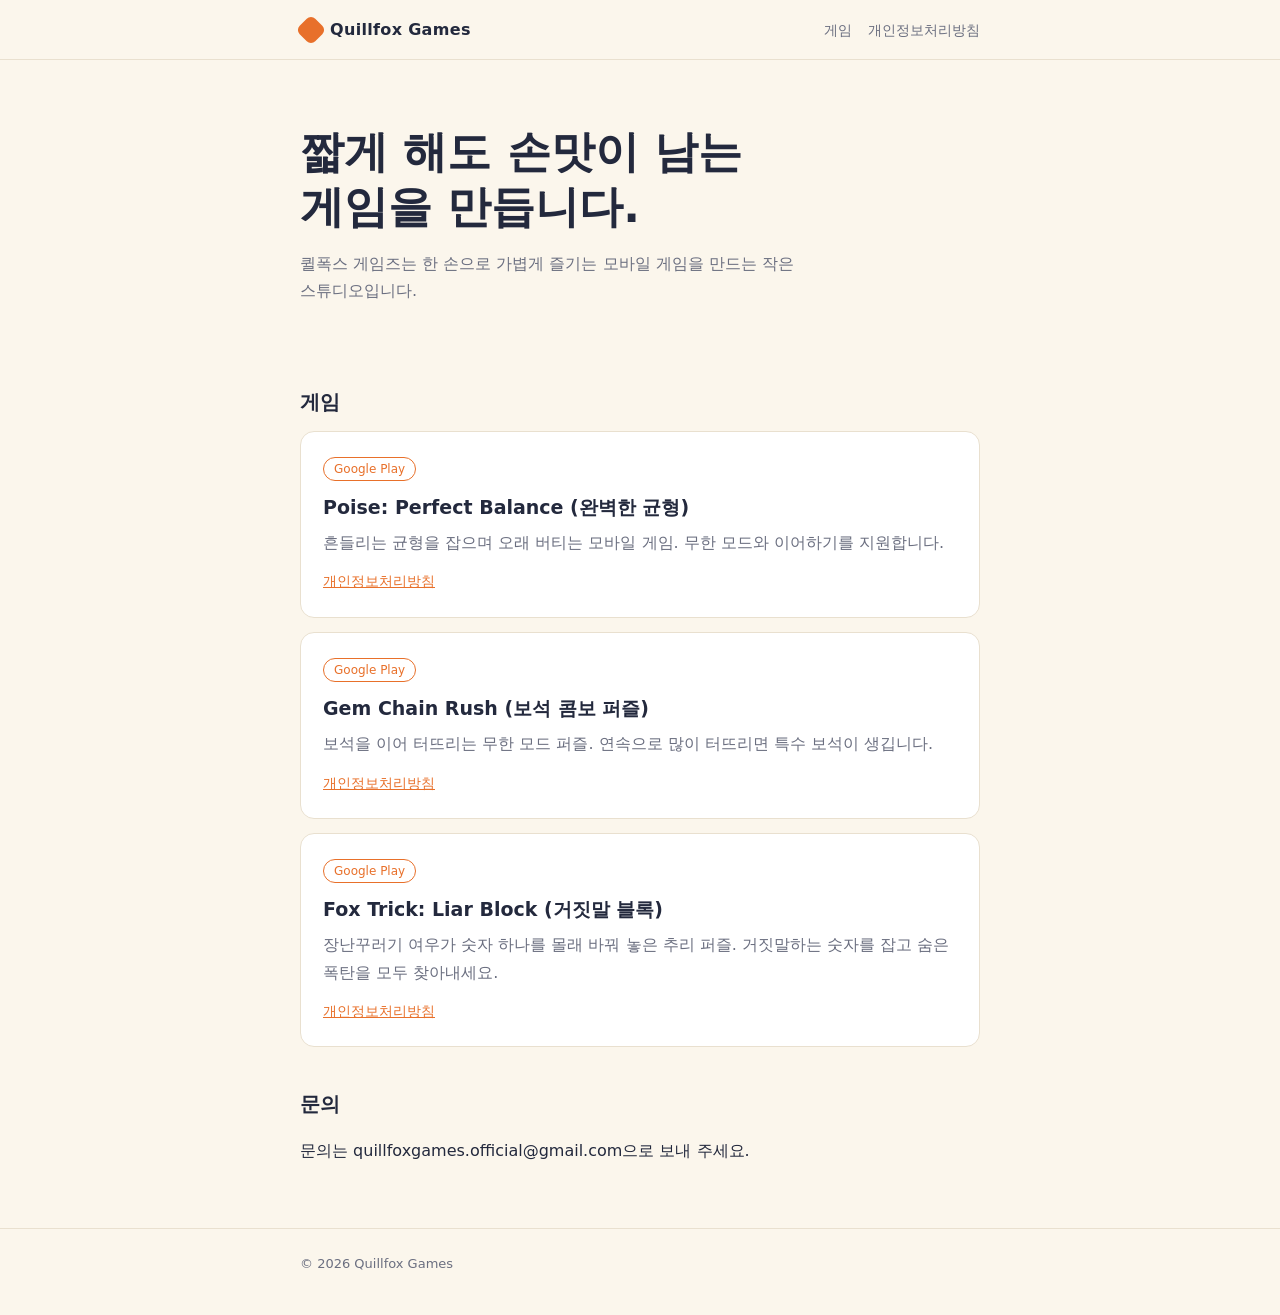
<file: index.html>
<!doctype html>
<html lang="ko"><head><meta charset="utf-8"><meta name="viewport" content="width=device-width,initial-scale=1">
<title>퀼폭스 게임즈</title>
<meta name="description" content="퀼폭스 게임즈는 짧게 즐기는 모바일 게임을 만듭니다.">
<link rel="stylesheet" href="style.css"></head><body>
<header class="top"><div class="wrap"><a class="logo" href="./"><i></i>Quillfox Games</a><nav><a href="#games">게임</a><a href="privacy.html">개인정보처리방침</a></nav></div></header>
<main class="wrap">
<section class="hero"><h1>짧게 해도 손맛이 남는 게임을 만듭니다.</h1><p>퀼폭스 게임즈는 한 손으로 가볍게 즐기는 모바일 게임을 만드는 작은 스튜디오입니다.</p></section>
<section id="games"><h2>게임</h2>
<div class="grid">
<div class="card"><span class="tag">Google Play</span><h3>Poise: Perfect Balance (완벽한 균형)</h3><p>흔들리는 균형을 잡으며 오래 버티는 모바일 게임. 무한 모드와 이어하기를 지원합니다.</p><a class="btn" href="privacy.html">개인정보처리방침</a></div>
<div class="card"><span class="tag">Google Play</span><h3>Gem Chain Rush (보석 콤보 퍼즐)</h3><p>보석을 이어 터뜨리는 무한 모드 퍼즐. 연속으로 많이 터뜨리면 특수 보석이 생깁니다.</p><a class="btn" href="privacy.html">개인정보처리방침</a></div>
<div class="card"><span class="tag">Google Play</span><h3>Fox Trick: Liar Block (거짓말 블록)</h3><p>장난꾸러기 여우가 숫자 하나를 몰래 바꿔 놓은 추리 퍼즐. 거짓말하는 숫자를 잡고 숨은 폭탄을 모두 찾아내세요.</p><a class="btn" href="privacy.html">개인정보처리방침</a></div>
</div></section>
<section><h2>문의</h2><p>문의는 quillfoxgames.official@gmail.com으로 보내 주세요.</p></section>
</main>
<footer><div class="wrap">© 2026 Quillfox Games</div></footer>
</body></html>
</file>
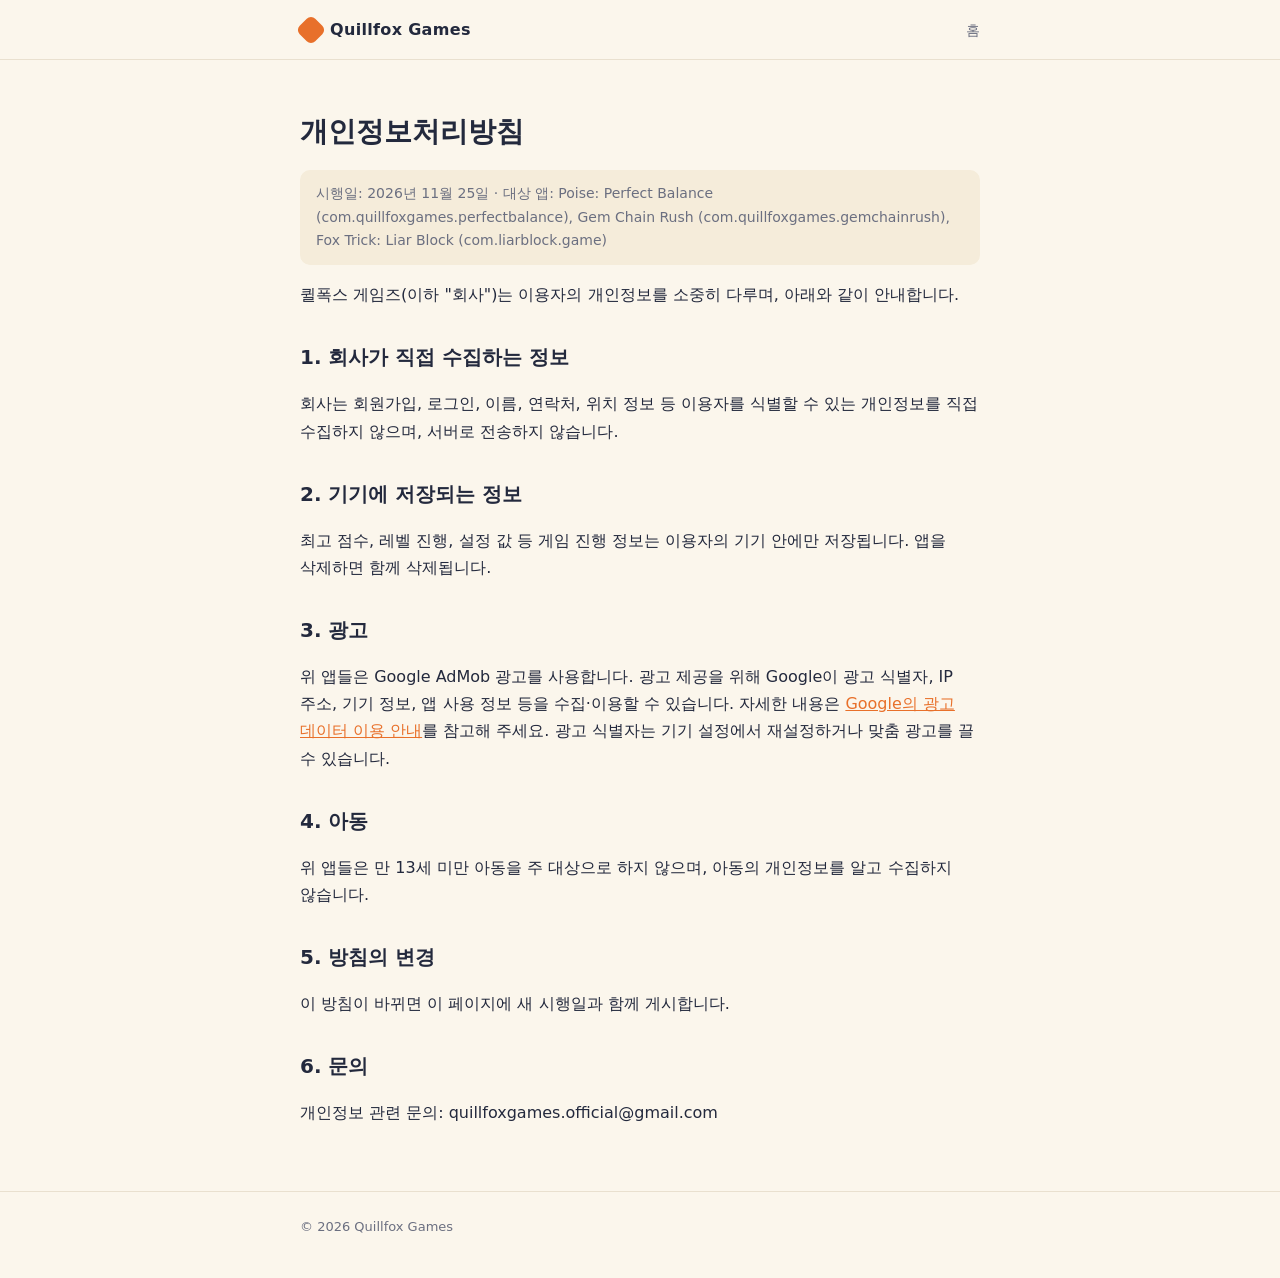
<file: privacy.html>
<!doctype html>
<html lang="ko"><head><meta charset="utf-8"><meta name="viewport" content="width=device-width,initial-scale=1">
<title>개인정보처리방침 - 퀼폭스 게임즈</title>
<link rel="stylesheet" href="style.css"></head><body>
<header class="top"><div class="wrap"><a class="logo" href="./"><i></i>Quillfox Games</a><nav><a href="./">홈</a></nav></div></header>
<main class="wrap"><article>
<h1>개인정보처리방침</h1>
<p class="note">시행일: 2026년 11월 25일 · 대상 앱: Poise: Perfect Balance (com.quillfoxgames.perfectbalance), Gem Chain Rush (com.quillfoxgames.gemchainrush), Fox Trick: Liar Block (com.liarblock.game)</p>
<p>퀼폭스 게임즈(이하 "회사")는 이용자의 개인정보를 소중히 다루며, 아래와 같이 안내합니다.</p>
<h2>1. 회사가 직접 수집하는 정보</h2>
<p>회사는 회원가입, 로그인, 이름, 연락처, 위치 정보 등 이용자를 식별할 수 있는 개인정보를 직접 수집하지 않으며, 서버로 전송하지 않습니다.</p>
<h2>2. 기기에 저장되는 정보</h2>
<p>최고 점수, 레벨 진행, 설정 값 등 게임 진행 정보는 이용자의 기기 안에만 저장됩니다. 앱을 삭제하면 함께 삭제됩니다.</p>
<h2>3. 광고</h2>
<p>위 앱들은 Google AdMob 광고를 사용합니다. 광고 제공을 위해 Google이 광고 식별자, IP 주소, 기기 정보, 앱 사용 정보 등을 수집·이용할 수 있습니다. 자세한 내용은 <a href="https://policies.google.com/technologies/partner-sites">Google의 광고 데이터 이용 안내</a>를 참고해 주세요. 광고 식별자는 기기 설정에서 재설정하거나 맞춤 광고를 끌 수 있습니다.</p>
<h2>4. 아동</h2>
<p>위 앱들은 만 13세 미만 아동을 주 대상으로 하지 않으며, 아동의 개인정보를 알고 수집하지 않습니다.</p>
<h2>5. 방침의 변경</h2>
<p>이 방침이 바뀌면 이 페이지에 새 시행일과 함께 게시합니다.</p>
<h2>6. 문의</h2>
<p>개인정보 관련 문의: quillfoxgames.official@gmail.com</p>
</article></main>
<footer><div class="wrap">© 2026 Quillfox Games</div></footer>
</body></html>
</file>
<file: style.css>
:root{--bg:#FBF6EC;--card:#FFFFFF;--fg:#23293D;--muted:#6B6F80;--accent:#E8702A;--line:#E9E0CF;--soft:#F5ECDA}
@media (prefers-color-scheme:dark){:root{--bg:#161A28;--card:#1F2438;--fg:#F1EBDD;--muted:#9EA2B5;--accent:#F28C4B;--line:#2E3450;--soft:#242A42}}
*{box-sizing:border-box}
body{margin:0;background:var(--bg);color:var(--fg);font:16px/1.7 "Apple SD Gothic Neo","Malgun Gothic","Noto Sans KR",system-ui,sans-serif;-webkit-text-size-adjust:100%;word-break:keep-all}
a{color:var(--accent)}
.wrap{max-width:720px;margin:0 auto;padding:0 20px}
header.top{border-bottom:1px solid var(--line)}
header.top .wrap{display:flex;justify-content:space-between;align-items:center;padding-top:16px;padding-bottom:16px}
.logo{font-weight:700;letter-spacing:.02em;text-decoration:none;color:var(--fg);display:flex;align-items:center;gap:8px}
.logo i{width:22px;height:22px;border-radius:6px;background:var(--accent);display:inline-block;transform:rotate(45deg)}
nav a{margin-left:16px;text-decoration:none;color:var(--muted);font-size:14px}
nav a:hover{color:var(--fg)}
.hero{padding:64px 0 40px}
.hero h1{font-size:clamp(30px,7vw,44px);line-height:1.25;margin:0 0 16px;text-wrap:balance}
.hero p{color:var(--muted);margin:0;max-width:34em}
h2{font-size:20px;margin:40px 0 12px}
.card{background:var(--card);border:1px solid var(--line);border-radius:14px;padding:22px}
.tag{display:inline-block;font-size:12px;color:var(--accent);border:1px solid var(--accent);border-radius:99px;padding:1px 10px;margin-bottom:10px}
.card h3{margin:0 0 6px;font-size:19px}
.card p{margin:0 0 8px;color:var(--muted)}
.card a.btn{display:inline-block;margin-top:6px;font-size:14px}
.grid{display:grid;gap:14px}
footer{margin-top:64px;border-top:1px solid var(--line);padding:24px 0 40px;color:var(--muted);font-size:13px}
article h1{font-size:28px;margin:48px 0 8px}
article h2{margin-top:32px}
article li{margin:4px 0}
.note{background:var(--soft);border-radius:10px;padding:12px 16px;font-size:14px;color:var(--muted)}
</file>
